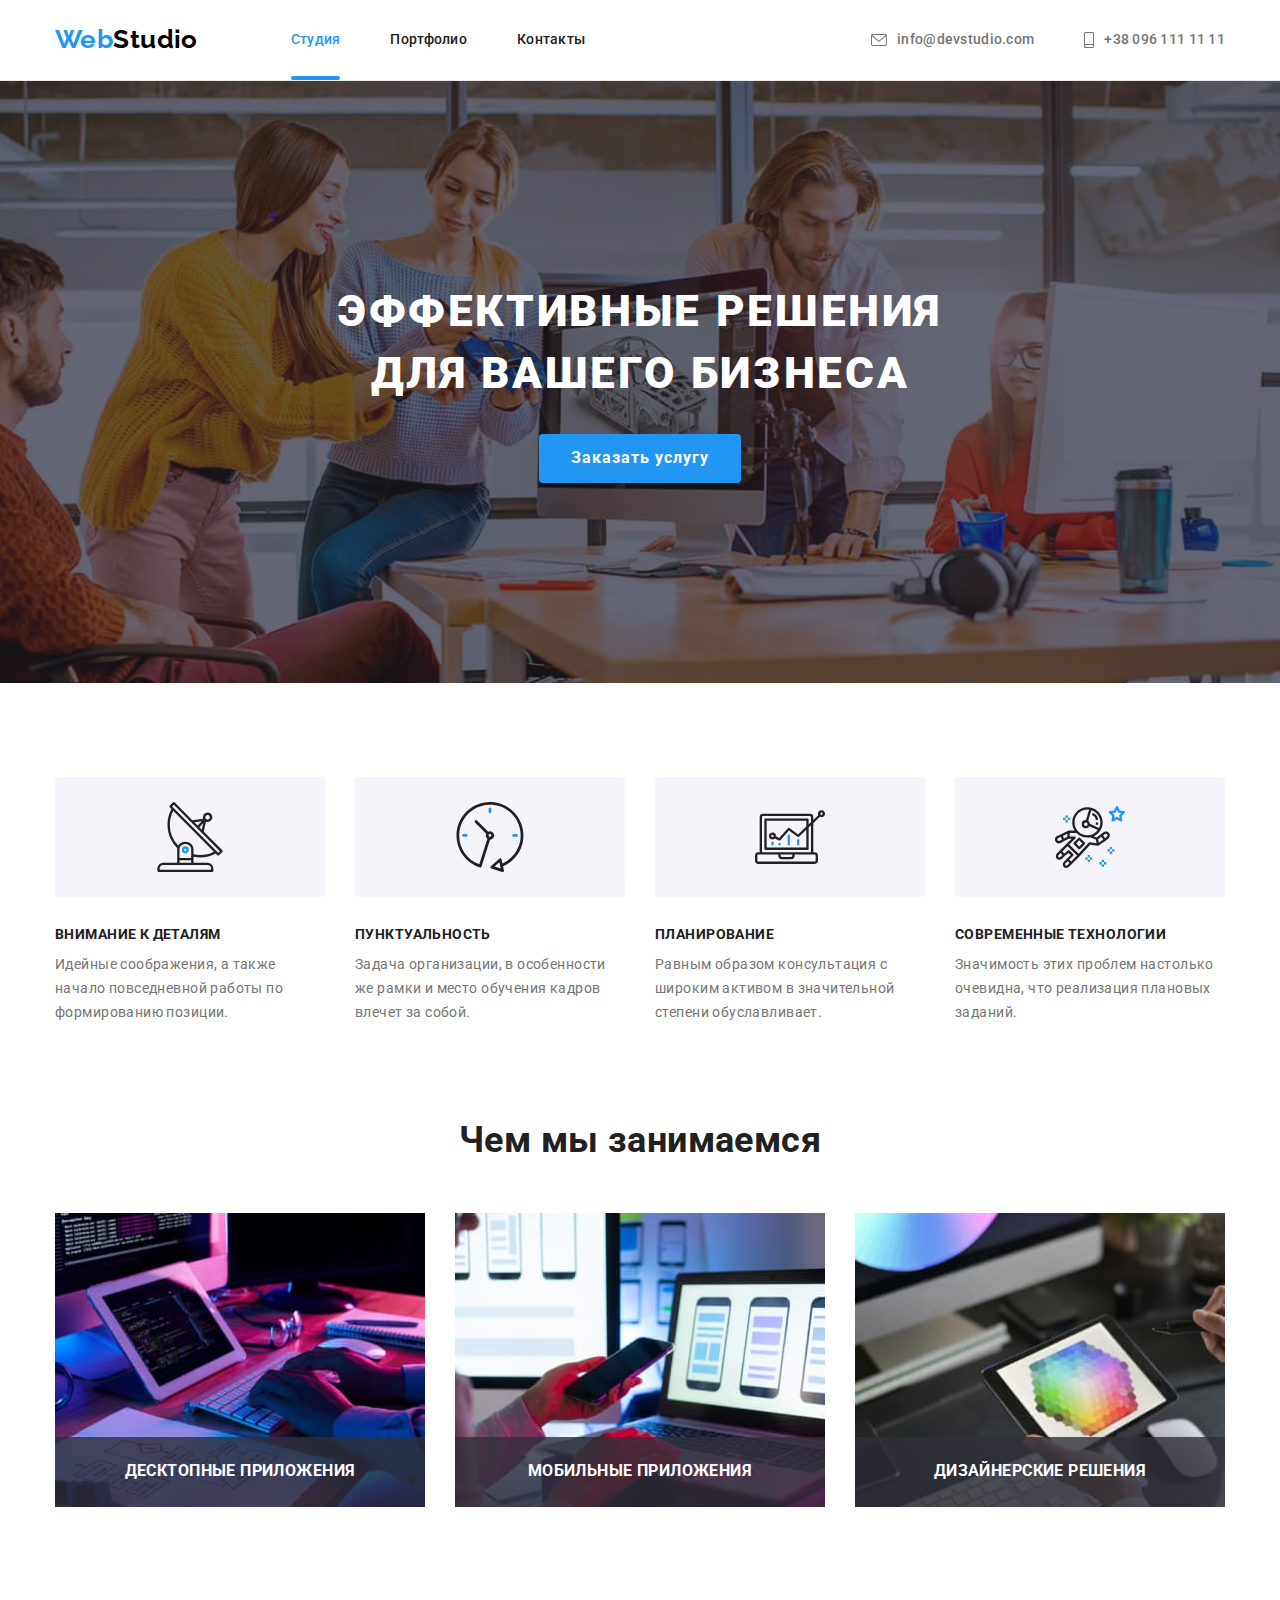
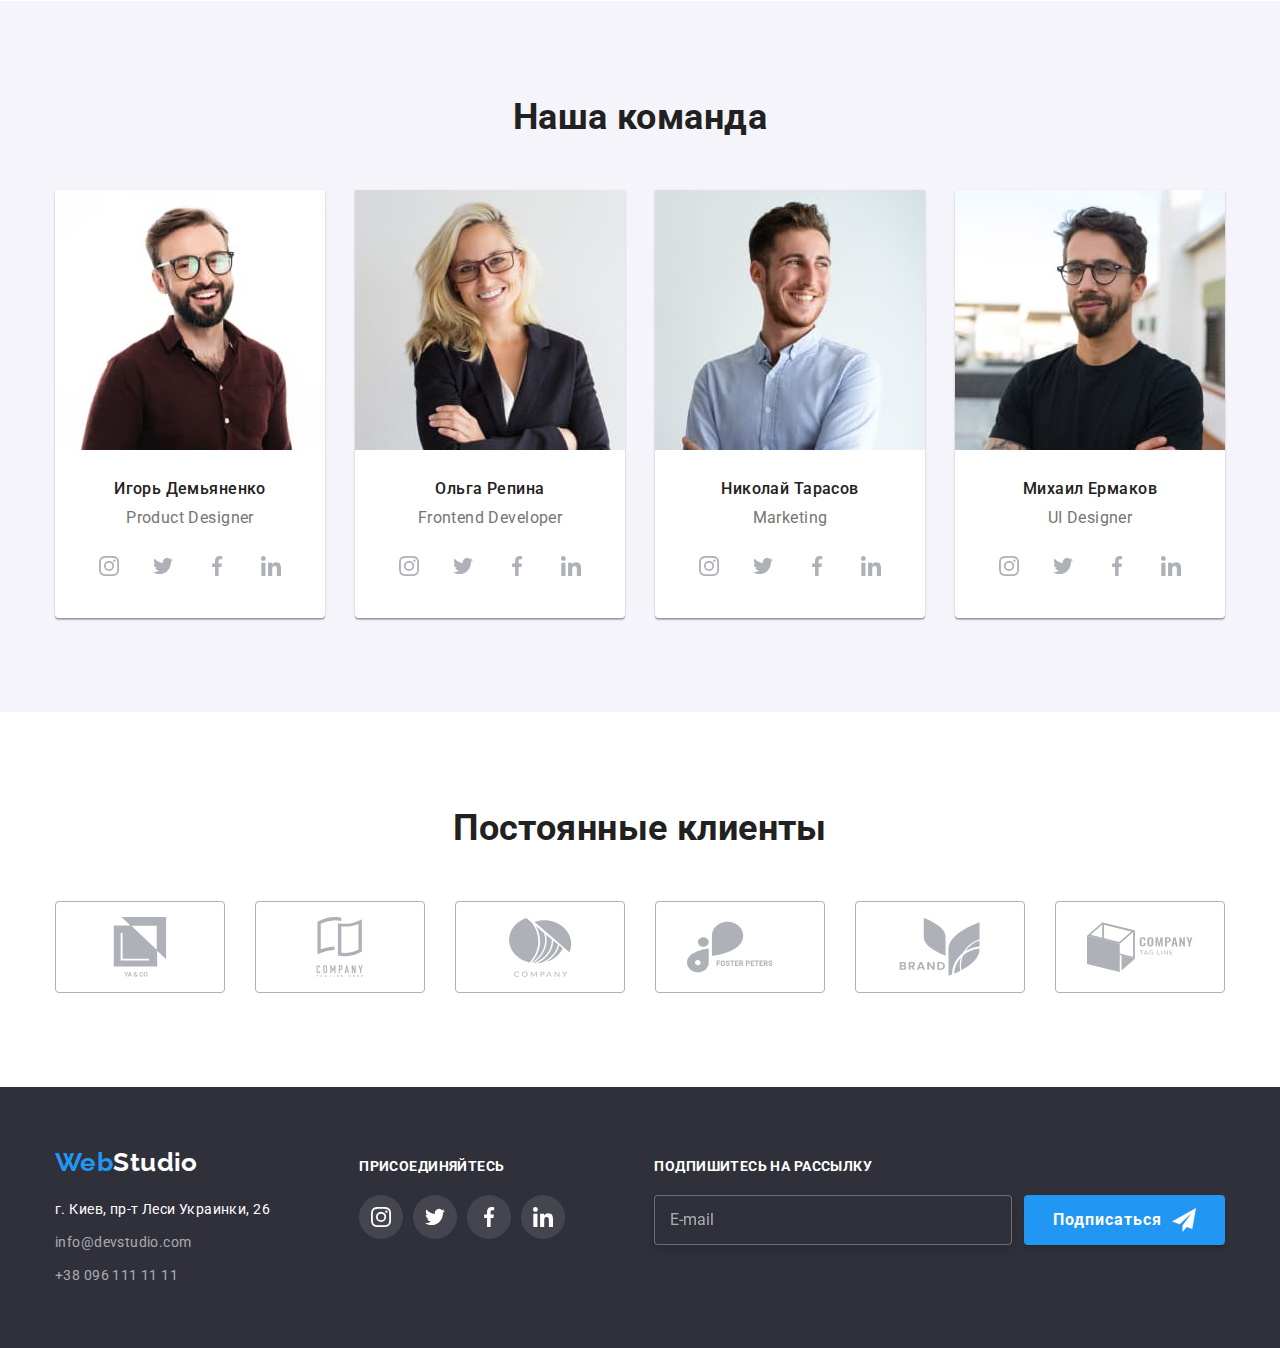
<file: index.html>
<!DOCTYPE html>
<html lang="ru">
<head>
    <meta charset="UTF-8">
    <meta http-equiv="X-UA-Compatible" content="IE=edge">
    <meta name="viewport" content="width=device-width, initial-scale=1.0">
    <title>WebStudio</title>
    <link rel="preconnect" href="https://fonts.googleapis.com">
    <link rel="preconnect" href="https://fonts.gstatic.com" crossorigin>
    <link href="https://fonts.googleapis.com/css2?family=Raleway:wght@700&family=Roboto:wght@400;500;700;900&display=swap"
        rel="stylesheet">
    <link rel="stylesheet" href="https://cdnjs.cloudflare.com/ajax/libs/modern-normalize/1.1.0/modern-normalize.min.css">
    <link rel="stylesheet" href="./css/style.css">
</head>
<body>
    <header class="header">
        <div class="container header-main">
            <nav class="nav">
                <a class="header-logo" lang="en" href="#">
                    <span class="header-logo-part logo-part" lang="en">Web</span>Studio
                </a>
                <ul class="nav-list list">
                    <li class="nav-item">
                        <a class="nav-link color current" href="./index.html">
                            Студия
                        </a>
                    </li>

                    <li class="nav-item">
                        <a class="nav-link color" href="./portfolio.html">
                            Портфолио
                        </a>
                    </li>

                    <li class="nav-item">
                        <a class="nav-link color" href="#">
                            Контакты
                        </a>
                    </li>
                </ul>
            </nav>
            <ul class="header-contacts list">
                <li class="header-item">
                    <a class="header-link contact" href="mailto:info@devstudio.com">
                        <svg class="header-icon" width="16" height="12">
                            <use href="./images/svg/sprite.svg#letter"></use>
                        </svg>
                        info@devstudio.com
                    </a>
                </li>

                <li class="header-item">
                    <a class="header-link contact" href="tel:+380961111111">
                        <svg class="header-icon" width="10" height="16">
                            <use href="./images/svg/sprite.svg#smartphone"></use>
                        </svg>
                        +38 096 111 11 11
                    </a>
                </li>
            </ul>
        </div>
    </header>
<!-- MAIN  -->
    <main>
        <section class="hero overlay">
            <div class="hero-main container">
                <h1 class="hero-title">
                    Эффективные решения для вашего бизнеса
                </h1>
                <button data-modal-open type="button" class="hero-btn btn">
                    Заказать услугу
                </button>
            </div>
        </section>
 <!-- SECTION  -->
        <section class="benefits section">
            <div class="container">
                <h2 class="visually-hidden" lang="en">
                    Feature
                </h2>
                <ul class="benefits-list list">
                    <li class="benefits-item">
                        <div class="benefits-icon-wrapper">
                            <svg class="benefits-icon" width="70" height="70">
                                <use href="./images/svg/sprite.svg#antenna"></use>
                            </svg>
                        </div>
                        <h3 class="benefits-subtitle color">
                            Внимание к деталям
                        </h3>
                        <p class="benefits-info">
                            Идейные соображения, а также начало повседневной работы по формированию позиции.
                        </p>
                    </li>
            
                    <li class="benefits-item item-benefit">
                        <div class="benefits-icon-wrapper">
                            <svg class="benefits-icon" width="70" height="70">
                                <use href="./images/svg/sprite.svg#clock"></use>
                            </svg>
                        </div>
                        <h3 class="benefits-subtitle color">
                            Пунктуальность
                        </h3>
                        <p class="benefits-info">
                            Задача организации, в особенности же рамки и место обучения кадров влечет за собой.
                        </p>
                    </li>
            
                    <li class="benefits-item">
                        <div class="benefits-icon-wrapper">
                            <svg class="benefits-icon" width="70" height="70">
                                <use href="./images/svg/sprite.svg#diagram"></use>
                            </svg>
                        </div>
                        <h3 class="benefits-subtitle color">
                            Планирование
                        </h3>
                        <p class="benefits-info">
                            Равным образом консультация с широким активом в значительной степени обуславливает.
                        </p>
                    </li>
            
                    <li class="benefits-item">
                        <div class="benefits-icon-wrapper">
                            <svg class="benefits-icon" width="70" height="70">
                                <use href="./images/svg/sprite.svg#astronaut"></use>
                            </svg>
                        </div>
                        <h3 class="benefits-subtitle color">
                            Современные технологии
                        </h3>
                        <p class="benefits-info">
                            Значимость этих проблем настолько очевидна, что реализация плановых заданий.
                        </p>
                    </li>
                </ul>
            </div>
        </section>
        <!-- DEVELOPMENTS -->
        <section class="developments ">
            <div class="container">
                <h2 class="developments-title section-title">
                    Чем мы занимаемся
                </h2>
                <ul class="developments-list list">
                    <li class="developments-item">
                        <div class="development-thumb">
                            <img class="developments-img" src="./images/what-we-do1.jpg" alt="написание_программы" width="370">
                            <h3 class="development-subtitle">Десктопные приложения</h3>
                        </div>
                        
                    </li>

                    <li class="developments-item">
                        <div class="development-thumb">
                            <img class="developments-img" src="./images/what-we-do2.jpg" alt="написание_программы" width="370">
                            <h3 class="development-subtitle">Мобильные приложения</h3>
                        </div>
                    </li>

                    <li class="developments-item">
                        <div class="development-thumb">
                            <img class="developments-img" src="./images/what-we-do3.jpg" alt="написание_программы" width="370">
                            <h3 class="development-subtitle">Дизайнерские решения</h3>
                        </div>
                    </li>
                </ul>
            </div>
        </section>
 <!-- OUR-TEAM  -->
        <section class="our-team section">
            <div class="container">
                <h2 class="team-title section-title">
                    Наша команда
                </h2>
                <ul class="team-list list">
                    <li class="team-item">
                        <img class="team-img" src="./images/team_card_1.jpg" alt="Игорь" width="270">
                        <div class="team-content">
                            <h3 class="team-name color">
                                Игорь Демьяненко
                            </h3>
                            <p class="team-positions" lang="en">
                                Product Designer
                            </p>
                            <ul class="team-icon-list">
                                <li class="team-icon-item">
                                    <a href="https://www.instagram.com/" class="team-link">
                                        <svg class="team-icon" width="20" height="20">
                                            <use href="./images/svg/sprite.svg#instagram"></use>
                                        </svg>
                                    </a>
                                </li>
                                <li class="team-icon-item">
                                    <a href="https://www.twitter.com/" class="team-link">
                                        <svg class="team-icon" width="20" height="20">
                                            <use href="./images/svg/sprite.svg#twitter"></use>
                                        </svg>
                                    </a>
                                </li>
                                <li class="team-icon-item">
                                    <a href="https://www.facebook.com/" class="team-link">
                                        <svg class="team-icon" width="20" height="20">
                                            <use href="./images/svg/sprite.svg#facebook"></use>
                                        </svg>
                                    </a>
                                </li>
                                <li class="team-icon-item">
                                    <a href="https://www.linkedin.com/" class="team-link">
                                        <svg class="team-icon" width="20" height="20">
                                            <use href="./images/svg/sprite.svg#linkedin"></use>
                                        </svg>
                                    </a>
                                </li>
                            </ul>
                        </div>
                    </li>

                    <li class="team-item">
                        <img class="team-img" src="./images/team_card_2.jpg" alt="Ольга" width="270">
                        <div class="team-content">
                            <h3 class="team-name color">
                                Ольга Репина
                            </h3>
                            <p class="team-positions" lang="en">
                                Frontend Developer
                            </p>
                            <ul class="team-icon-list">
                                <li class="team-icon-item">
                                    <a href="https://www.instagram.com/" class="team-link">
                                        <svg class="team-icon" width="20" height="20">
                                            <use href="./images/svg/sprite.svg#instagram"></use>
                                        </svg>
                                    </a>
                                </li>
                                <li class="team-icon-item">
                                    <a href="https://www.twitter.com/" class="team-link">
                                        <svg class="team-icon" width="20" height="20">
                                            <use href="./images/svg/sprite.svg#twitter"></use>
                                        </svg>
                                    </a>
                                </li>
                                <li class="team-icon-item">
                                    <a href="https://www.facebook.com/" class="team-link">
                                        <svg class="team-icon" width="20" height="20">
                                            <use href="./images/svg/sprite.svg#facebook"></use>
                                        </svg>
                                    </a>
                                </li>
                                <li class="team-icon-item">
                                    <a href="https://www.linkedin.com/" class="team-link">
                                        <svg class="team-icon" width="20" height="20">
                                            <use href="./images/svg/sprite.svg#linkedin"></use>
                                        </svg>
                                    </a>
                                </li>
                            </ul>
                        </div>
                    </li>

                    <li class="team-item">
                        <img class="team-img" src="./images/team_card_3.jpg" alt="Николай" width="270">
                        <div class="team-content">
                            <h3 class="team-name color">
                                Николай Тарасов
                            </h3>
                            <p class="team-positions" lang="en">
                                Marketing
                            </p>
                            <ul class="team-icon-list">
                                <li class="team-icon-item">
                                    <a href="https://www.instagram.com/" class="team-link">
                                        <svg class="team-icon" width="20" height="20">
                                            <use href="./images/svg/sprite.svg#instagram"></use>
                                        </svg>
                                    </a>
                                </li>
                                <li class="team-icon-item">
                                    <a href="https://www.twitter.com/" class="team-link">
                                        <svg class="team-icon" width="20" height="20">
                                            <use href="./images/svg/sprite.svg#twitter"></use>
                                        </svg>
                                    </a>
                                </li>
                                <li class="team-icon-item">
                                    <a href="https://www.facebook.com/" class="team-link">
                                        <svg class="team-icon" width="20" height="20">
                                            <use href="./images/svg/sprite.svg#facebook"></use>
                                        </svg>
                                    </a>
                                </li>
                                <li class="team-icon-item">
                                    <a href="https://www.linkedin.com/" class="team-link">
                                        <svg class="team-icon" width="20" height="20">
                                            <use href="./images/svg/sprite.svg#linkedin"></use>
                                        </svg>
                                    </a>
                                </li>
                            </ul>
                        </div>
                    </li>

                    <li class="team-item">
                        <img class="team-img" src="./images/team_card_4.jpg" alt="Михаил" width="270">
                        <div class="team-content">
                            <h3 class="team-name color">
                                Михаил Ермаков
                            </h3>
                            <p class="team-positions" lang="en">
                                UI Designer
                            </p>
                            <ul class="team-icon-list">
                                <li class="team-icon-item">
                                    <a href="https://www.instagram.com/" class="team-link">
                                        <svg class="team-icon" width="20" height="20">
                                            <use href="./images/svg/sprite.svg#instagram"></use>
                                        </svg>
                                    </a>
                                </li>
                                <li class="team-icon-item">
                                    <a href="https://www.twitter.com/" class="team-link">
                                        <svg class="team-icon" width="20" height="20">
                                            <use href="./images/svg/sprite.svg#twitter"></use>
                                        </svg>
                                    </a>
                                </li>
                                <li class="team-icon-item">
                                    <a href="https://www.facebook.com/" class="team-link">
                                        <svg class="team-icon" width="20" height="20">
                                            <use href="./images/svg/sprite.svg#facebook"></use>
                                        </svg>
                                    </a>
                                </li>
                                <li class="team-icon-item">
                                    <a href="https://www.linkedin.com/" class="team-link">
                                        <svg class="team-icon" width="20" height="20">
                                            <use href="./images/svg/sprite.svg#linkedin"></use>
                                        </svg>
                                    </a>
                                </li>
                            </ul>
                        </div>
                    </li>
                </ul>
            </div>
        </section>
        <section class="clients section">
            <div class="container">
                <h2 class="clients-title section-title">Постоянные клиенты</h2>
                <ul class="clients-list">
                    <li class="clients-item">
                        <a href="#" class="clients-link">
                            <svg class="clients-icon" width="106" height="60">
                                <use href="./images/svg/sprite.svg#group-ya-go"></use>
                            </svg>
                        </a>
                    </li>
                    <li class="clients-item">
                        <a href="#" class="clients-link">
                            <svg class="clients-icon" width="106" height="60">
                                <use href="./images/svg/sprite.svg#group-tagline"></use>
                            </svg>
                        </a>
                    </li>
                    <li class="clients-item">
                        <a href="#" class="clients-link">
                            <svg class="clients-icon" width="106" height="60">
                                <use href="./images/svg/sprite.svg#group-company"></use>
                            </svg>
                        </a>
                    </li>
                    <li class="clients-item">
                        <a href="#" class="clients-link">
                            <svg class="clients-icon" width="106" height="60">
                                <use href="./images/svg/sprite.svg#group-foster"></use>
                            </svg>
                        </a>
                    </li>
                    <li class="clients-item">
                        <a href="#" class="clients-link">
                            <svg class="clients-icon" width="106" height="60">
                                <use href="./images/svg/sprite.svg#group-brand"></use>
                            </svg>
                        </a>
                    </li>
                    <li class="clients-item">
                        <a href="#" class="clients-link">
                            <svg class="clients-icon" width="106" height="60">
                                <use href="./images/svg/sprite.svg#group-line"></use>
                            </svg>
                        </a>
                    </li>
                </ul>
            </div>
        </section>
    </main>
 <!-- FOOTER  -->
    <footer class="footer">
        <div class="container footer-main">
            <div>
                <a class="footer-logo" lang="en" href="#">
                    <span class="footer-logo-part logo-part" lang="en">Web</span>Studio
                </a>
                <address class="footer-address">
                    <ul class="address-list list">
                        <li class="address-item">
                            <a class="address-link map" href="https://goo.gl/maps/qqfPJEeKQyeXZiAr5">
                                г. Киев, пр-т Леси Украинки, 26
                            </a>
                        </li>
                
                        <li class="address-item">
                            <a class="address-link contact" href="mailto:info@devstudio.com">
                                info@devstudio.com
                            </a>
                        </li>
                
                        <li class="address-item">
                            <a class="address-link contact" href="tel:+380961111111">
                                +38 096 111 11 11
                            </a>
                        </li>
                    </ul>
                </address>
            </div>
            <div class="footer-join">
                <p class="join-text">
                    присоединяйтесь
                </p>
                <ul class="join-list">
                    <li class="join-item">
                        <a href="https://www.instagram.com/" class="join-link">
                            <svg class="join-icon" width="20" height="20">
                                <use href="./images/svg/sprite.svg#instagram"></use>
                            </svg>
                        </a>
                    </li>
                    <li class="join-item">
                        <a href="https://www.twitter.com/" class="join-link">
                            <svg class="join-icon" width="20" height="20">
                                <use href="./images/svg/sprite.svg#twitter"></use>
                            </svg>
                        </a>
                    </li>
                    <li class="join-item">
                        <a href="https://www.facebook.com/" class="join-link">
                            <svg class="join-icon" width="20" height="20">
                                <use href="./images/svg/sprite.svg#facebook"></use>
                            </svg>
                        </a>
                    </li>
                    <li class="join-item">
                        <a href="https://www.linkedin.com/" class="join-link">
                            <svg class="join-icon" width="20" height="20">
                                <use href="./images/svg/sprite.svg#linkedin"></use>
                            </svg>
                        </a>
                    </li>
                </ul>
            </div>
            <form class="footer-subscribe">
                <p class="footer-subscribe-text">Подпишитесь на рассылку</P>
                <ul class="footer-subscribe-list">
                    <li class="footer-subscribe-item">
                        <label for="mail"></label>
                        <input class="footer-subscribe-input" type="email" name="mail" id="mail" placeholder="E-mail">
                    </li>
                    <li class="footer-subscribe-item">
                        <button class="footer-subscribe-btn" type="submit">
                            Подписаться
                            <svg class="footer-subscribe-icon" width="24" height="24">
                                <use href="images/svg/sprite.svg#plane"></use>
                            </svg>
                        </button>
                    </li>
                </ul>
            </form>
        </div>
    </footer>
    <!--BACKDROP-->
    <div class="backdrop is-hidden" data-modal>
        <div class="modal">
            <button data-modal-close type="button" class="modal-btn">
                <svg class="modal-icon" width="18" height="18">
                    <use href="./images/svg/sprite.svg#close"></use>
                </svg>
            </button>
            <form name="modal-form" class="modal-form" autocomplete="on">
                <p class="modal-form-title">
                    Оставьте свои данные, мы вам перезвоним
                </p>
                <ul class="modal-form-list">
                    <li class="modal-form-item">
                        <label for="username" class="modal-form-label">Имя</label>
                        <input type="text" id="username" name="username" class="modal-form-input padding-left">
                        <svg width="18" height="18" class="modal-form-icon">
                            <use href="./images/svg/sprite.svg#person"></use>
                        </svg>
                    </li>

                    <li class="modal-form-item">
                        <label for="tel" class="modal-form-label">Телефон</label>
                        <input type="tel" id="tel" name="tel" class="modal-form-input padding-left">
                        <svg width="18" height="18" class="modal-form-icon">
                            <use href="./images/svg/sprite.svg#cell"></use>
                        </svg>
                    </li>

                    <li class="modal-form-item">
                        <label for="email" class="modal-form-label">Почта</label>
                        <input type="email" id="email" name="email" class="modal-form-input padding-left">
                        <svg width="18" height="18" class="modal-form-icon">
                            <use href="./images/svg/sprite.svg#email"></use>
                        </svg>
                    </li>

                    <li class="modal-form-item">
                        <label for="comment" class="modal-form-label">Комментарий</label>
                        <textarea name="comment" id="comment" rows="10" class="modal-form-textarea" placeholder="Введите текст"></textarea>
                    </li>

                    <li class="modal-form-item">
                        <label for="policy" class="modal-checkbox-label">
                            <input type="checkbox" name="policy" id="policy" class="modal-checkbox-input">
                            <span class="checkbox-icon"></span>
                            Соглашаюсь с рассылкой и принимаю <a class="modal-form-link" href="#">Условия договора</a>
                        </label>
                    </li>
                </ul>
                <button type="submit" class="modal-form-btn">Отправить</button>
            </form>
        </div>
    </div>
    <script src="./js/modal.js"></script>
</body>
</html>
</file>
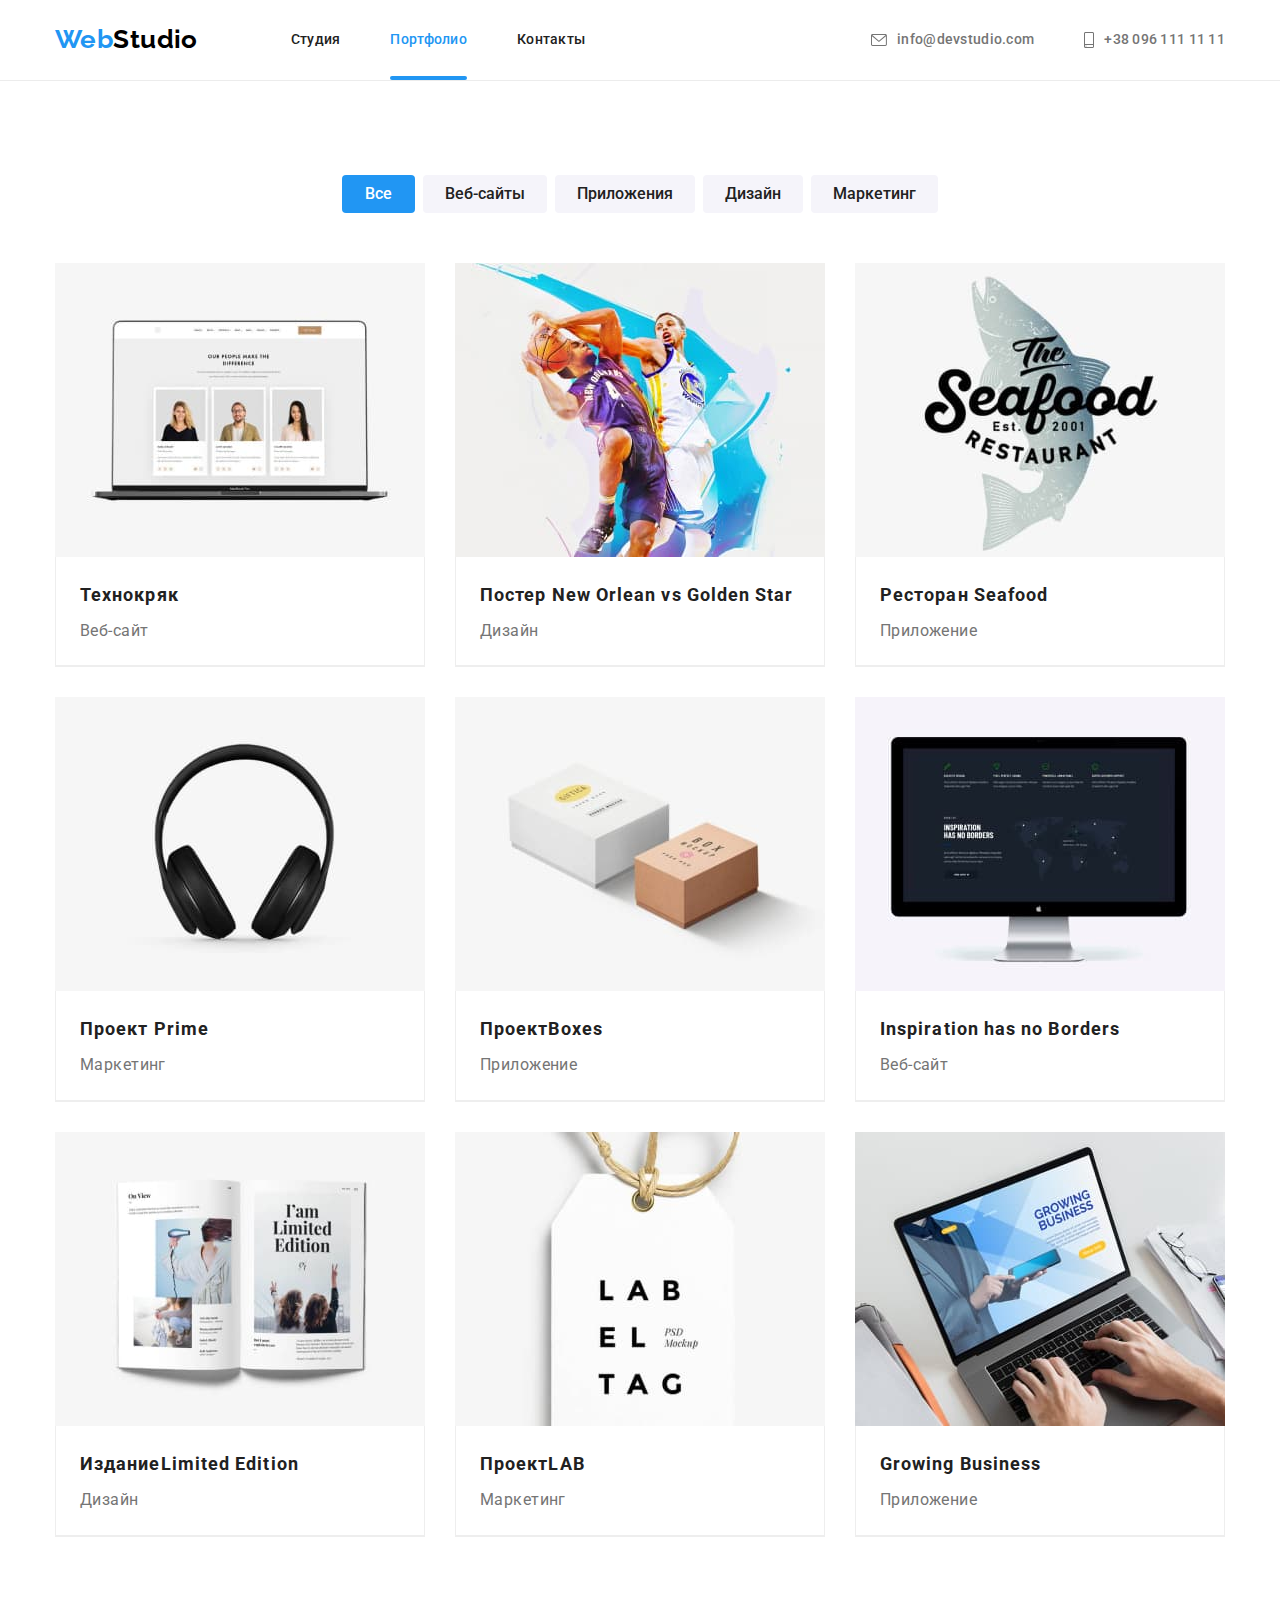
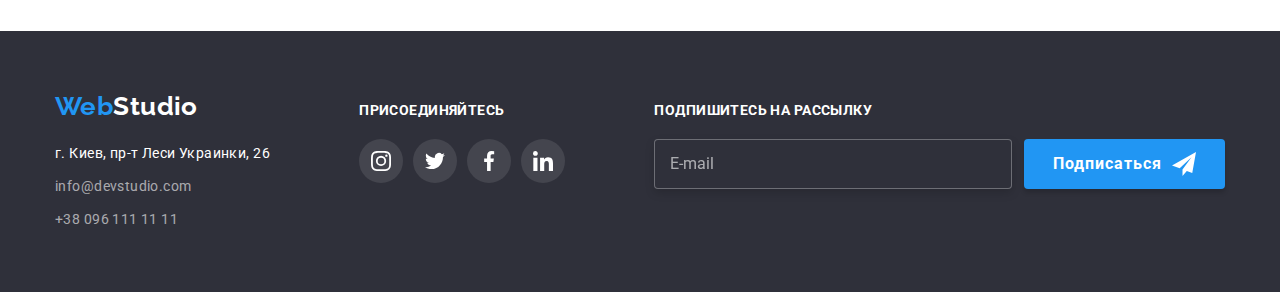
<file: portfolio.html>
<!DOCTYPE html>
<html lang="ru">
<head>
    <meta charset="UTF-8">
    <meta http-equiv="X-UA-Compatible" content="IE=edge">
    <meta name="viewport" content="width=device-width, initial-scale=1.0">
    <title>Portfolio</title>
    <link rel="preconnect" href="https://fonts.googleapis.com">
    <link rel="preconnect" href="https://fonts.gstatic.com" crossorigin>
    <link href="https://fonts.googleapis.com/css2?family=Raleway:wght@700&family=Roboto:wght@400;500;700;900&display=swap"
        rel="stylesheet">
    <link rel="stylesheet" href="https://cdnjs.cloudflare.com/ajax/libs/modern-normalize/1.1.0/modern-normalize.min.css">
    <link rel="stylesheet" href="./css/style.css">
</head>
<body>
    <header class="header">
        <div class="container header-main">
            <nav class="nav">
                <a class="header-logo" lang="en" href="#">
                    <span class="logo-part" lang="en">Web</span>Studio
                </a>
                <ul class="nav-list list">
                    <li class="nav-item">
                        <a class="nav-link color" href="./index.html">
                            Студия
                        </a>
                    </li>

                    <li class="nav-item">
                        <a class="nav-link color current" href="./portfolio.html">
                            Портфолио
                        </a>
                    </li>

                    <li class="nav-item">
                        <a class="nav-link color" href="#">
                            Контакты
                        </a>
                    </li>
                </ul>
            </nav>
            <ul class="header-contacts list">
                <li class="header-item">
                    <a class="header-link contact" href="mailto:info@devstudio.com">
                        <svg class="header-icon" width="16" height="12">
                            <use href="./images/svg/sprite.svg#letter"></use>
                        </svg>
                        info@devstudio.com
                    </a>
                </li>

                <li class="header-item">
                    <a class="header-link contact" href="tel:+380961111111">
                        <svg class="header-icon" width="10" height="16">
                            <use href="./images/svg/sprite.svg#smartphone"></use>
                        </svg>
                        +38 096 111 11 11
                    </a>
                </li>
            </ul>
        </div>
    </header>
<!-- MAIN section -->
    <main>
        <section class="catalog section">
            <div class="container">
                <h1 class="visually-hidden" lang="en">
                    Catalog
                </h1>
                <ul class="filter-list list">
                    <li class="filter-item">
                        <button type="button" class="filter-btn btn btn-current color">
                            Все
                        </button>
                    </li>
                
                    <li class="filter-item">
                        <button type="button" class="filter-btn btn color">
                            Веб-сайты
                        </button>
                    </li>
                
                    <li class="filter-item">
                        <button type="button" class="filter-btn btn color">
                            Приложения
                        </button>
                    </li>
                
                    <li class="filter-item">
                        <button type="button" class="filter-btn btn color">
                            Дизайн
                        </button>
                    </li>
                
                    <li class="filter-item">
                        <button type="button" class="filter-btn btn color">
                            Маркетинг
                        </button>
                    </li>
                </ul>
                
                <ul class="portfolio-list list">
                    <li class="portfolio-item">
                        <a class="portfolio-link" href="">
                            <div class="portfolio-thumb">
                                <img class="portfolio-img" src="./images/portfolio/catalog_img1.jpg" alt="страница_веб-сайта" width="370">
                                <div class="portfolio-overlay">
                                    <p class="portfolio-text">
                                    Технокряк это современная площадка распространения коронавируса. Компании используют эту платформу для цифрового
                                    шпионажа и атак на защищённые сервера конкурентов.
                                </p>
                                </div>
                            </div>
                            <div class="portfilio-content">
                                <h2 class="portfolio-subtitle color">Технокряк</h2>
                                <p class="portfolio-info">Веб-сайт</p>
                            </div>
                        </a>
                    </li>
                
                    <li class="portfolio-item">
                        <a class="portfolio-link" href="">
                            <div class="portfolio-thumb">
                                <img class="portfolio-img" src="./images/portfolio/catalog_img2.jpg" alt="страница_веб-сайта" width="370">
                                <div class="portfolio-overlay">
                                    <p class="portfolio-text">
                                        Технокряк это современная площадка распространения коронавируса. Компании используют эту платформу для цифрового
                                        шпионажа и атак на защищённые сервера конкурентов.
                                    </p>
                                </div>
                            </div>
                            <div class="portfilio-content">
                                <h2 class="portfolio-subtitle color">Постер <span lang="en">New Orlean vs Golden Star</span></h2>
                                <p class="portfolio-info">Дизайн</p>
                            </div>
                        </a>
                    </li>
                
                    <li class="portfolio-item">
                        <a class="portfolio-link" href="">
                            <div class="portfolio-thumb">
                                <img class="portfolio-img" src="./images/portfolio/catalog_img3.jpg" alt="страница_веб-сайта" width="370">
                                <div class="portfolio-overlay">
                                    <p class="portfolio-text">
                                        Технокряк это современная площадка распространения коронавируса. Компании используют эту платформу для цифрового
                                        шпионажа и атак на защищённые сервера конкурентов.
                                    </p>
                                </div>
                            </div>
                            <div class="portfilio-content">
                                <h2 class="portfolio-subtitle color">Ресторан <span lang="en">Seafood</span></h2>
                                <p class="portfolio-info">Приложение</p>
                            </div>
                        </a>
                    </li>
                
                    <li class="portfolio-item">
                        <a class="portfolio-link" href="">
                            <div class="portfolio-thumb">
                                <img class="portfolio-img" src="./images/portfolio/catalog_img4.jpg" alt="страница_веб-сайта" width="370">
                                <div class="portfolio-overlay">
                                    <p class="portfolio-text">
                                        Технокряк это современная площадка распространения коронавируса. Компании используют эту платформу для цифрового
                                        шпионажа и атак на защищённые сервера конкурентов.
                                    </p>
                                </div>
                            </div>
                            <div class="portfilio-content">
                                <h2 class="portfolio-subtitle color">Проект <span lang="en">Prime</span></h2>
                                <p class="portfolio-info">Маркетинг</p>
                            </div>
                        </a>
                    </li>
                
                    <li class="portfolio-item">
                        <a class="portfolio-link" href="">
                            <div class="portfolio-thumb">
                                <img class="portfolio-img" src="./images/portfolio/catalog_img5.jpg" alt="страница_веб-сайта" width="370">
                                <div class="portfolio-overlay">
                                    <p class="portfolio-text">
                                        Технокряк это современная площадка распространения коронавируса. Компании используют эту платформу для цифрового
                                        шпионажа и атак на защищённые сервера конкурентов.
                                    </p>
                                </div>
                            </div>
                            <div class="portfilio-content">
                                <h2 class="portfolio-subtitle color">Проект<span lang="en">Boxes</span></h2>
                                <p class="portfolio-info">Приложение</p>
                            </div>
                        </a>
                    </li>
                
                    <li class="portfolio-item">
                        <a class="portfolio-link" href="">
                            <div class="portfolio-thumb">
                                <img class="portfolio-img" src="./images/portfolio/catalog_img6.jpg" alt="страница_веб-сайта" width="370">
                                <div class="portfolio-overlay">
                                    <p class="portfolio-text">
                                        Технокряк это современная площадка распространения коронавируса. Компании используют эту платформу для цифрового
                                        шпионажа и атак на защищённые сервера конкурентов.
                                    </p>
                                </div>
                            </div>
                            <div class="portfilio-content">
                                <h2 class="portfolio-subtitle color" lang="en">Inspiration has no Borders</h2>
                                <p class="portfolio-info">Веб-сайт</p>
                            </div>
                        </a>
                    </li>
                
                    <li class="portfolio-item">
                        <a class="portfolio-link" href="">
                            <div class="portfolio-thumb">
                                <img class="portfolio-img" src="./images/portfolio/catalog_img7.jpg" alt="страница_веб-сайта" width="370">
                                <div class="portfolio-overlay">
                                    <p class="portfolio-text">
                                        Технокряк это современная площадка распространения коронавируса. Компании используют эту платформу для цифрового
                                        шпионажа и атак на защищённые сервера конкурентов.
                                    </p>
                                </div>
                            </div>
                            <div class="portfilio-content">
                                <h2 class="portfolio-subtitle color">Издание<span lang="en">Limited Edition</span></h2>
                                <p class="portfolio-info">Дизайн</p>
                            </div>
                        </a>
                    </li>
                
                    <li class="portfolio-item">
                        <a class="portfolio-link" href="">
                            <div class="portfolio-thumb">
                                <img class="portfolio-img" src="./images/portfolio/catalog_img8.jpg" alt="страница_веб-сайта" width="370">
                                <div class="portfolio-overlay">
                                    <p class="portfolio-text">
                                        Технокряк это современная площадка распространения коронавируса. Компании используют эту платформу для цифрового
                                        шпионажа и атак на защищённые сервера конкурентов.
                                    </p>
                                </div>
                            </div>
                            <div class="portfilio-content">
                                <h2 class="portfolio-subtitle color">Проект<span lang="en">LAB</span></h2>
                                <p class="portfolio-info">Маркетинг</p>
                            </div>
                        </a>
                    </li>
                
                    <li class="portfolio-item">
                        <a class="portfolio-link" href="">
                            <div class="portfolio-thumb">
                                <img class="portfolio-img" src="./images/portfolio/catalog_img9.jpg" alt="страница_веб-сайта" width="370">
                                <div class="portfolio-overlay">
                                    <p class="portfolio-text">
                                        Технокряк это современная площадка распространения коронавируса. Компании используют эту платформу для цифрового
                                        шпионажа и атак на защищённые сервера конкурентов.
                                    </p>
                                </div>
                            </div>
                            <div class="portfilio-content">
                                <h2 class="portfolio-subtitle color" lang="en">Growing Business</h2>
                                <p class="portfolio-info">Приложение</p>
                            </div>
                        </a>
                    </li>
                </ul>
            </div>
            
        </section>
    </main>
<!-- Footer seection -->
    <footer class="footer">
        <div class="container footer-main">
            <div>
                <a class="footer-logo" lang="en" href="#">
                    <span class="footer-logo-part logo-part" lang="en">Web</span>Studio
                </a>
                <address class="footer-address">
                    <ul class="address-list list">
                        <li class="address-item">
                            <a class="address-link map" href="https://goo.gl/maps/qqfPJEeKQyeXZiAr5">
                                г. Киев, пр-т Леси Украинки, 26
                            </a>
                        </li>
                
                        <li class="address-item">
                            <a class="address-link contact" href="mailto:info@devstudio.com">
                                info@devstudio.com
                            </a>
                        </li>
                
                        <li class="address-item">
                            <a class="address-link contact" href="tel:+380961111111">
                                +38 096 111 11 11
                            </a>
                        </li>
                    </ul>
                </address>
            </div>
            <div class="footer-join">
                <p class="join-text">
                    присоединяйтесь
                </p>
                <ul class="join-list">
                    <li class="join-item">
                        <a href="https://www.instagram.com/" class="join-link">
                            <svg class="join-icon" width="20" height="20">
                                <use href="./images/svg/sprite.svg#instagram"></use>
                            </svg>
                        </a>
                    </li>
                    <li class="join-item">
                        <a href="https://www.twitter.com/" class="join-link">
                            <svg class="join-icon" width="20" height="20">
                                <use href="./images/svg/sprite.svg#twitter"></use>
                            </svg>
                        </a>
                    </li>
                    <li class="join-item">
                        <a href="https://www.facebook.com/" class="join-link">
                            <svg class="join-icon" width="20" height="20">
                                <use href="./images/svg/sprite.svg#facebook"></use>
                            </svg>
                        </a>
                    </li>
                    <li class="join-item">
                        <a href="https://www.linkedin.com/" class="join-link">
                            <svg class="join-icon" width="20" height="20">
                                <use href="./images/svg/sprite.svg#linkedin"></use>
                            </svg>
                        </a>
                    </li>
                </ul>
            </div>
            <form class="footer-subscribe">
                <P class="footer-subscribe-text">Подпишитесь на рассылку</P>
                <ul class="footer-subscribe-list">
                    <li class="footer-subscribe-item">
                        <label for="mail"></label>
                        <input class="footer-subscribe-input" type="email" name="mail" id="mail" placeholder="E-mail">
                    </li>
                    <li class="footer-subscribe-item">
                        <button class="footer-subscribe-btn" type="submit">
                            Подписаться
                            <svg class="footer-subscribe-icon" width="24" height="24">
                                <use href="images/svg/sprite.svg#plane"></use>
                            </svg>
                        </button>
                    </li>
                </ul>
            </form>
        </div>
    </footer>
</body>
</html>
</file>
<file: css/style.css>
:root {
  --primary-text-color: #757575;
  --title-text-color: #212121;
  --accent-color: #2196f3;
  --first-btn-color: #f5f4fa;
  --hover-btn-color: #188ce8;
  --main-light-color: #ffffff;
  --primary-bg-color: #2f303a;
  --logo-text-color: #000000;
  --border-line-color: #eeeeee;
  --head-border-color: #ececec;
  --item-space-gap: 30px;
  --first-icon-color: #afb1b8;
  --background-icon-color: rgba(255, 255, 255, 0.1);
  --address-main-color: rgba(255, 255, 255, 0.6);
  --thumb-hover-color: rgba(33, 150, 243, 0.9);
  --transition-time: 250ms;
  --function-time: cubic-bezier(0.4, 0, 0.2, 1);
}
html {
  box-sizing: border-box;
}
*,
*::before,
*::after {
  box-sizing: inherit;
}
body {
  color: var(--primary-text-color);
  background-color: var(--main-light-color);
  font-family: 'Roboto', sans-serif;
  font-size: 14px;
  line-height: 1.7;
  font-weight: 400;
  letter-spacing: 0.03em;
  margin: 0;
}
h1,
h2,
h3,
h4,
h5,
h6,
p,
ul {
  margin: 0;
  padding: 0;
  list-style: none;
}
img {
  display: block;
  max-width: 100%;
  margin: 0;
  padding: 0;
}
.visually-hidden {
  position: absolute;
  white-space: nowrap;
  width: 1px;
  height: 1px;
  overflow: hidden;
  border: 0;
  padding: 0;
  clip: rect(0 0 0 0);
  clip-path: inset(50%);
  margin: -1px;
}
.overlay {
  max-width: 1600px;
  min-height: 600px;
  margin-right: auto;
  margin-left: auto;

  background-image: linear-gradient(to right, rgba(47, 48, 58, 0.4), rgba(47, 48, 58, 0.4)),
    url(../images/bg-hero.jpg);

  background-repeat: no-repeat;
  background-position: center;
  background-size: cover;
}
.section {
  padding-top: 94px;
  padding-bottom: 94px;
}
.container {
  max-width: 1200px;
  padding-left: 15px;
  padding-right: 15px;
  margin: 0 auto;
}
.list {
  list-style: none;
}
.section-title {
  color: var(--title-text-color);
  font-weight: 700;
  font-size: 36px;
  line-height: 1.25;
  text-align: center;
}
.nav-link:hover,
.nav-link:focus,
.contact:hover,
.contact:focus,
.address-link.map:hover,
.address-link.map:focus,
.nav-link,
.nav-link.current,
.logo-part {
  color: var(--accent-color);
}
.color {
  color: var(--title-text-color);
}

.btn {
  display: inline-block;
  font-size: 16px;
  border: transparent;
  border-radius: 4px;
  font-family: inherit;
  cursor: pointer;
  text-align: center;
}

/* header */
.header {
  border-bottom: 1px solid var(--head-border-color);
}
.header-main,
.nav {
  display: flex;
  align-items: center;
}
.header-logo,
.footer-logo {
  font-family: 'Raleway', sans-serif;
  font-weight: 700;
  font-size: 26px;
  line-height: 1.2;
  text-decoration: none;
}
.header-logo {
  display: flex;
  padding-top: 24px;
  padding-bottom: 24px;
  color: var(--logo-text-color);
}
.nav-list {
  display: flex;
  margin-left: 93px;
}
.header-contacts {
  display: flex;
  margin-left: auto;
}
.nav-list .nav-item + .nav-item,
.header-contacts .header-item + .header-item {
  margin-left: 50px;
}
.nav-item {
  position: relative;
}
.current::before {
  position: absolute;
  bottom: 0;
  right: 0;

  content: '';

  min-width: 100%;
  min-height: 4px;

  background-color: var(--accent-color);
  border-radius: 2px;
}
.nav-link,
.header-link {
  display: flex;
  align-items: center;
  padding-top: 32px;
  padding-bottom: 32px;

  font-weight: 500;
  line-height: 1.14;
  letter-spacing: 0.02em;
  text-decoration: none;

  transition: color var(--transition-time) var(--function-time);
}
.header-link {
  color: inherit;
}
.header-icon {
  margin-right: 10px;
  fill: currentColor;
}
/* Hero  */
.hero {
  padding-top: 200px;
  padding-bottom: 200px;
  text-align: center;
  margin-top: 0;
  background-color: var(--primary-bg-color);
}
.hero-main {
  max-width: 696px;
}
.hero-title {
  margin-bottom: var(--item-space-gap);

  color: var(--main-light-color);
  font-weight: 900;
  font-size: 44px;
  line-height: 1.4;

  letter-spacing: 0.06em;
  text-transform: uppercase;
}
.hero-btn {
  min-width: 200px;
  padding: 10px 32px;

  font-weight: 700;
  line-height: 1.8;
  letter-spacing: 0.06em;
  box-shadow: 0px 4px 4px rgba(0, 0, 0, 0.15);
  color: var(--main-light-color);
  background-color: var(--accent-color);

  transform: background-color var(--transition-time) var(--function-time);
}
.hero-btn:hover,
.hero-btn:focus {
  background-color: var(--hover-btn-color);
}
/* MODAL */
.backdrop {
  position: fixed;
  top: 0;
  width: 100vw;
  height: 100vh;
  z-index: 2;

  background: rgba(0, 0, 0, 0.2);

  transition: opacity var(--transition-time) var(--function-time),
    visibility var(--transition-time) var(--function-time);
}
.is-hidden {
  opacity: 0;
  pointer-events: none;
  visibility: hidden;
}
.backdrop.is-hidden .modal {
  transform: translate(-50%, -50%) rotate(60deg) scale(1.2);
}
.modal {
  position: absolute;
  top: 50%;
  left: 50%;
  transform: translate(-50%, -50%) rotate(0) scale(1);
  transition: var(--transition-time) var(--function-time);

  padding: 40px;
  min-width: 528px;
  min-height: 581px;
  background: var(--main-light-color);
  box-shadow: 0px 1px 3px rgba(0, 0, 0, 0.12), 0px 1px 1px rgba(0, 0, 0, 0.14),
    0px 2px 1px rgba(0, 0, 0, 0.2);
  border-radius: 4px;
}
.modal-btn {
  position: absolute;
  display: flex;
  justify-content: center;
  align-items: center;
  top: 8px;
  right: 8px;

  min-width: 30px;
  min-height: 30px;

  color: var(--logo-text-color);
  background: var(--main-light-color);
  border: 1px solid rgba(0, 0, 0, 0.1);
  border-radius: 50%;
  cursor: pointer;
  transition: color var(--transition-time) var(--function-time);
}

.modal-btn:hover,
.modal-btn:focus {
  color: var(--hover-btn-color);
}
.modal-icon {
  fill: currentColor;
}
.modal-form {
  display: flex;
  flex-direction: column;
  align-items: center;
}
.modal-form-list {
  min-width: 448px;
  margin-bottom: 30px;
}
.modal-form-title {
  margin-bottom: 12px;
  font-weight: 700;
  font-size: 20px;
  line-height: 1.15;

  color: var(--title-text-color);
}
.modal-form-item {
  position: relative;

  display: flex;
  flex-direction: column;
  justify-content: center;
  color: var(--title-text-color);
}
.modal-form-item:not(:last-child) {
  margin-bottom: 10px;
}
.modal-form-input.padding-left {
  padding-left: 42px;
}
.modal-form-input {
  border: 1px solid rgba(33, 33, 33, 0.2);
  border-radius: 4px;

  padding: 11px 12px;

  transition: color var(--transition-time) var(--function-time),
    border-color var(--transition-time) var(--function-time);
  outline: none;
}
.modal-form-input:focus ~ .modal-form-icon,
.modal-form-input:hover ~ .modal-form-icon {
  color: var(--accent-color);
}
.modal-form-input:focus,
.modal-form-input:hover,
.modal-form-textarea:focus,
.modal-form-textarea:hover {
  border-color: var(--accent-color);
}
.modal-form-icon {
  fill: currentColor;

  position: absolute;
  top: 50%;
  left: 12px;
  transition: color var(--transition-time) var(--function-time);
}
.modal-form-item:nth-child(4) {
  margin-bottom: 20px;
}

.modal-form-label {
  margin-bottom: 4px;

  font-size: 12px;
  line-height: 1.16;
  letter-spacing: 0.01em;

  color: var(--primary-text-color);
}

.modal-form-textarea {
  resize: none;
  padding: 12px 16px;
  max-height: 120px;

  border: 1px solid rgba(33, 33, 33, 0.2);
  border-radius: 4px;
  transition: border-color var(--transition-time) var(--function-time);

  outline: none;
}

.modal-form-textarea::placeholder {
  font-family: Roboto;
  font-style: inherit;
  font-weight: 400;
  font-size: 14px;
  line-height: 1.14;
  letter-spacing: 0.01em;

  color: rgba(117, 117, 117, 0.5);
}

.modal-checkbox-label {
  display: flex;
  align-items: center;
  justify-content: center;

  font-family: Roboto;
  font-style: normal;
  font-weight: 400;
  font-size: 14px;
  line-height: 1.7;
  letter-spacing: 0.03em;

  color: var(--primary-text-color);

  cursor: pointer;
}

.modal-form-link {
  color: var(--accent-color);
  margin-left: 3px;
}

.modal-checkbox-input {
  -webkit-appearance: none;
  -moz-appearance: none;
  appearance: none;

  position: absolute;
}

.checkbox-icon {
  display: inline-block;
  min-width: 16px;
  height: 15px;
  margin-right: 7px;

  border: 2px solid var(--title-text-color);
  border-radius: 2px;
  transition: border-color var(--transition-time) var(--function-time);
}

.modal-checkbox-input:checked + .checkbox-icon {
  background-color: var(--accent-color);
  border-color: var(--accent-color);
  background-image: url(../images/svg/check.svg);
  background-size: contain;
  background-origin: border-box;
}
.modal-checkbox-input:focus + .checkbox-icon,
.modal-checkbox-input:hover + .checkbox-icon {
  border-color: var(--accent-color);
}
.modal-form-btn {
  padding: 10px 55px;
  font-weight: 700;
  font-size: 16px;
  line-height: 30px;
  letter-spacing: 0.06em;

  background: var(--accent-color);

  border-radius: 4px;
  color: var(--main-light-color);
  border: 1px solid transparent;
  cursor: pointer;

  transition: background-color var(--transition-time) var(--function-time),
    box-shadow var(--transition-time) var(--function-time);
}
.modal-form-btn:hover,
.modal-form-btn:focus {
  background-color: var(--hover-btn-color);
  box-shadow: 0px 4px 4px rgba(0, 0, 0, 0.15);
}
/* Benefits */
.benefits-list {
  display: flex;
  flex-wrap: wrap;
  margin-left: calc(-1 * var(--item-space-gap));
}
.benefits-item {
  flex-basis: calc(100% / 4 - var(--item-space-gap));
  margin-left: var(--item-space-gap);
}
.benefits-icon-wrapper {
  display: flex;
  justify-content: center;
  align-items: center;
  margin-bottom: var(--item-space-gap);

  min-width: 270px;
  min-height: 120px;
  background: var(--first-btn-color);
  border-radius: 4px;
}
.benefits-subtitle {
  margin-bottom: 10px;

  font-size: inherit;
  text-transform: uppercase;
  font-weight: 700;
  line-height: 1.14;
}
/* Developments */
.developments {
  padding-bottom: 94px;
}
.developments-list {
  display: flex;
  flex-wrap: wrap;
  margin-bottom: calc(-1 * var(--item-space-gap));
  margin-left: calc(-1 * var(--item-space-gap));
}
.developments-item {
  flex-basis: calc(100% / 3 - var(--item-space-gap));
  margin-left: var(--item-space-gap);
  margin-bottom: var(--item-space-gap);
}
.developments-title {
  margin-bottom: 50px;
}
.development-thumb {
  position: relative;
  display: flex;
  justify-content: center;
  align-items: flex-end;
  z-index: 1;
}
.development-thumb::before {
  position: absolute;
  bottom: 0;
  right: 0;
  content: '';

  width: 100%;
  height: 70px;
  background-color: rgba(47, 48, 58, 0.8);
}
.development-subtitle {
  position: absolute;
  bottom: 27px;

  font-weight: 700;
  text-transform: uppercase;
  line-height: 1.14;
  color: var(--main-light-color);
}
/* Our-team */
.our-team {
  background: var(--first-btn-color);
}
.team-list {
  display: flex;
  flex-wrap: wrap;
  margin-bottom: calc(-1 * var(--item-space-gap));
  margin-left: calc(-1 * var(--item-space-gap));
}
.team-item {
  flex-basis: calc(100% / 4 - var(--item-space-gap));
  margin-left: var(--item-space-gap);
  margin-bottom: var(--item-space-gap);

  text-align: center;
  overflow: hidden;
  background: #ffffff;
  box-shadow: 0px 1px 3px rgba(0, 0, 0, 0.12), 0px 1px 1px rgba(0, 0, 0, 0.14),
    0px 2px 1px rgba(0, 0, 0, 0.2);
  border-radius: 0px 0px 4px 4px;
}
.team-title {
  margin-bottom: 50px;
}
.team-content {
  padding: var(--item-space-gap) 32px;
}
.team-positions,
.team-name {
  line-height: 1.18;
  font-size: 16px;
}
.team-name {
  margin-bottom: 10px;

  font-weight: 500;
}
.team-positions {
  margin-bottom: 16px;
}
.team-icon-list .team-icon-item + .team-icon-item {
  margin-left: 10px;
}
.team-icon-list {
  display: flex;
  list-style: none;
}
.team-link {
  display: flex;
  justify-content: center;
  align-items: center;

  min-width: 44px;
  min-height: 44px;
  border-radius: 50%;
  color: var(--first-icon-color);

  transition: background-color var(--transition-time) var(--function-time),
    color var(--transition-time) var(--function-time);
}
.team-link:hover,
.team-link:focus {
  background-color: var(--accent-color);
  color: var(--main-light-color);
}
.team-icon {
  fill: currentColor;
}

/* CLIENTS */
.clients-title {
  margin-bottom: 50px;
}
.clients-list {
  display: flex;
  flex-wrap: wrap;
  margin-left: calc(-1 * var(--item-space-gap));
}
.clients-item {
  flex-basis: calc(100% / 6 - 30px);
  margin-left: var(--item-space-gap);
}
.clients-link {
  display: flex;
  justify-content: center;
  align-items: center;
  min-width: 170px;
  min-height: 92px;

  border: 1px solid var(--first-icon-color);
  border-radius: 4px;
  color: var(--first-icon-color);

  transition: border-color var(--transition-time) var(--function-time),
    color var(--transition-time) var(--function-time);
}
.clients-link:hover,
.clients-link:focus {
  border: 1px solid var(--accent-color);
  color: var(--accent-color);
}
.clients-icon {
  fill: currentColor;
}

/* filter catalog */
.filter-list {
  display: flex;
  align-items: center;
  justify-content: center;
  margin-bottom: 50px;
}
.filter-list .filter-item + .filter-item {
  margin-left: 8px;
}
.filter-btn {
  min-width: 73px;
  padding: 6px 22px;
  margin-top: 0;

  background: var(--first-btn-color);
  line-height: 1.6;
  font-weight: 500;

  transition: background-color var(--transition-time) var(--function-time),
    color var(--transition-time) var(--function-time),
    box-shadow var(--transition-time) var(--function-time);
}
.filter-btn:hover,
.filter-btn:focus {
  color: var(--main-light-color);
  background-color: var(--accent-color);
  box-shadow: 0px 3px 1px rgba(0, 0, 0, 0.1), 0px 1px 2px rgba(0, 0, 0, 0.08),
    0px 2px 2px rgba(0, 0, 0, 0.12);
}
.btn-current {
  color: var(--main-light-color);
  background-color: var(--accent-color);
}
/* Portfolio catalog */
.portfolio-list {
  display: flex;
  flex-wrap: wrap;
  margin: -15px;

  background: var(--main-light-color);
}
.portfolio-item {
  flex-basis: calc(100% / 3 - var(--item-space-gap));
  margin: 15px;

  border-bottom: 1px solid var(--border-line-color);
  transition: box-shadow var(--transition-time) var(--function-time);
}

.portfolio-link:focus,
.portfolio-link:hover {
  box-shadow: 0px 1px 1px rgba(0, 0, 0, 0.12), 0px 4px 4px rgba(0, 0, 0, 0.06),
    1px 4px 6px rgba(0, 0, 0, 0.16);
}

.portfolio-thumb {
  position: relative;
  display: flex;
  justify-content: center;
  align-items: center;
  overflow: hidden;
}

.portfolio-overlay {
  position: absolute;
  display: flex;
  justify-content: center;
  align-items: center;
  width: 100%;
  height: 100%;

  font-size: 18px;
  line-height: 1.55;
  background: var(--thumb-hover-color);
  transform: translateY(120%);
  transition: transform var(--transition-time) var(--function-time);
}
.portfolio-text {
  position: absolute;
  padding: 63px 24px;
  display: inline-block;

  font-size: 18px;
  line-height: 1.55;
  color: var(--main-light-color);
}
.portfolio-link:hover .portfolio-overlay,
.portfolio-link:focus .portfolio-overlay {
  transform: translateY(0);
}

.portfilio-content {
  padding: 20px 24px;
  border-bottom: 1px solid var(--border-line-color);
  border-left: 1px solid var(--border-line-color);
  border-right: 1px solid var(--border-line-color);
}

.portfolio-link {
  display: inline-block;
  text-decoration: none;
  font-style: inherit;
  color: inherit;
}

.portfolio-subtitle {
  margin-bottom: 4px;

  font-weight: 700;
  font-size: 18px;
  line-height: 2;
  letter-spacing: 0.06em;
}
.portfolio-info {
  font-size: 16px;
  line-height: 1.8;
}

/* Footer */
.footer {
  padding-top: 60px;
  padding-bottom: 60px;

  background-color: var(--primary-bg-color);
}
.footer-main {
  display: flex;
  align-items: baseline;
  justify-content: space-between;
}
.footer-logo {
  margin-bottom: 20px;
}
.address-link {
  color: var(--address-main-color);
}
.footer-logo,
.address-link.map {
  color: var(--main-light-color);
}
.footer-logo,
.address-link,
.footer-address {
  display: flex;
  text-decoration: none;
  font-style: inherit;
}
.address-link {
  transition: color var(--transition-time) var(--function-time);
}
.footer-logo {
  display: inline-block;
}
.address-item:not(:last-child) {
  margin-bottom: 9px;
}

.footer-join {
  min-width: 206px;
}
.join-text {
  margin-bottom: 20px;
  color: var(--main-light-color);
  text-transform: uppercase;
  line-height: 1.14;
  font-weight: 700;
}
.join-list {
  display: flex;
}
.join-list .join-item + .join-item {
  margin-left: 10px;
}
.join-link {
  display: flex;
  justify-content: center;
  align-items: center;

  min-width: 44px;
  min-height: 44px;
  border-radius: 50%;
  background: var(--background-icon-color);
  color: var(--main-light-color);

  transition: background-color var(--transition-time) var(--function-time);
}
.join-link:hover,
.join-link:focus {
  background-color: var(--accent-color);
}
.join-icon {
  fill: currentColor;
}
.footer-subscribe {
  display: flex;
  flex-direction: column;
}
.footer-subscribe-text {
  margin-bottom: 20px;

  font-weight: 700;
  line-height: 1.14;
  text-transform: uppercase;

  color: var(--main-light-color);
}
.footer-subscribe-list {
  display: flex;
  flex-wrap: wrap;
}
.footer-subscribe-input {
  padding: 15px;
  min-width: 358px;
  min-height: 50px;

  color: var(--main-light-color);
  background-color: var(--primary-bg-color);
  border: 1px solid rgba(255, 255, 255, 0.3);
  filter: drop-shadow(0px 4px 4px rgba(0, 0, 0, 0.15));
  border-radius: 4px;
  outline: none;
}
.footer-subscribe-input:focus,
.footer-subscribe-input:hover {
  border-color: var(--accent-color);
}
.footer-subscribe-input::placeholder {
  font-size: 16px;
  line-height: 1.25;

  color: rgba(255, 255, 255, 0.6);
}
.footer-subscribe-list .footer-subscribe-item + .footer-subscribe-item {
  margin-left: 12px;
}
.footer-subscribe-btn {
  display: flex;
  align-items: center;

  padding: 10px 28px;
  min-width: 200px;
  max-height: 50px;

  font-weight: 700;
  font-size: 16px;
  line-height: 1.87;
  letter-spacing: 0.06em;

  color: var(--main-light-color);
  background: var(--accent-color);
  box-shadow: 0px 4px 4px rgba(0, 0, 0, 0.15);
  border-radius: 4px;
  border: 1px solid transparent;
  cursor: pointer;

  transition: background-color var(--transition-time) var(--function-time),
    box-shadow var(--transition-time) var(--function-time);
}
.footer-subscribe-btn:hover,
.footer-subscribe-btn:focus {
  background-color: var(--hover-btn-color);
  box-shadow: 0px 4px 4px rgba(0, 0, 0, 0.15);
}
.footer-subscribe-icon {
  margin-left: 10px;

  fill: currentColor;
}
</file>
